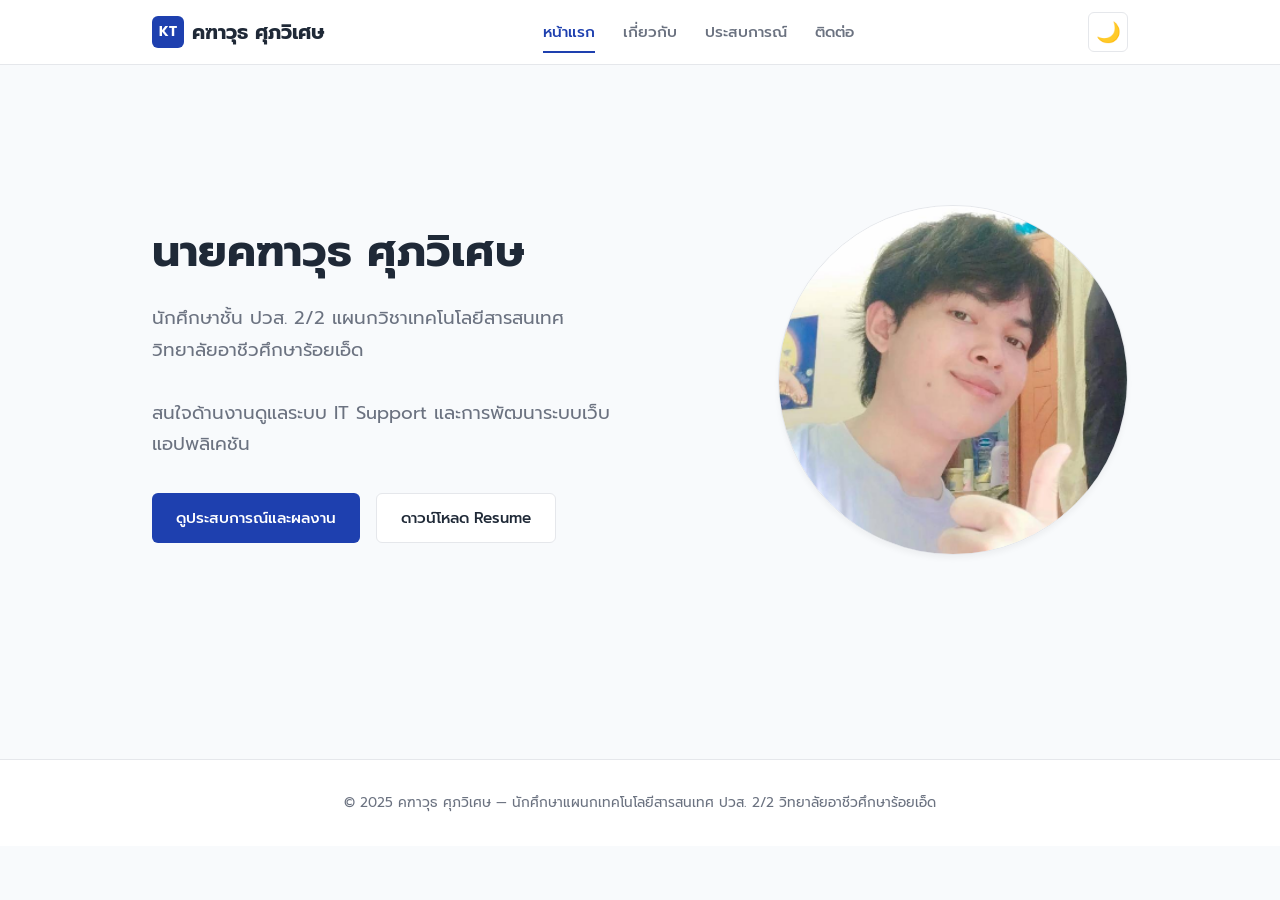
<file: index.html>
<!DOCTYPE html>
<html lang="th">
<head>
  <meta charset="UTF-8" />
  <meta name="viewport" content="width=device-width, initial-scale=1.0" />
  <title>คฑาวุธ ศุภวิเศษ | Portfolio นักศึกษา IT ปวส. 2</title>
  <link rel="stylesheet" href="style.css" />
  <link rel="preconnect" href="https://fonts.googleapis.com">
  <link rel="preconnect" href="https://fonts.gstatic.com" crossorigin>
  <link href="https://fonts.googleapis.com/css2?family=Prompt:wght@300;400;500;600;700&display=swap" rel="stylesheet">
  <!-- แก้ไขชื่อเรื่องใน <title> หรือข้อความด้านล่างได้ตามต้องการ -->
</head>
<body>

  <!-- ======================= Navbar ======================= -->
  <!-- แถบเมนูด้านบน: แก้ไขข้อความลิงก์หรือเพิ่มหน้าได้ที่ <a href="..."> -->
  <header class="site-header">
    <div class="container navbar">
      <a href="index.html" class="brand">
        <span class="brand-mark">KT</span>
        <span>คฑาวุธ ศุภวิเศษ</span>
      </a>

      <nav class="nav-links" id="navLinks">
        <a href="index.html">หน้าแรก</a>
        <a href="about.html">เกี่ยวกับ</a>
        <a href="experience.html">ประสบการณ์</a>
        <a href="contact.html">ติดต่อ</a>
      </nav>

      <button class="menu-btn" id="menuBtn" aria-label="เปิดเมนูนำทาง">☰</button>
      <button class="theme-btn" id="themeToggle" aria-label="เปลี่ยนโหมดสี">🌙</button>
    </div>
  </header>

  <!-- ======================= Hero Section ======================= -->
  <!-- ส่วนแนะนำตัว แบ่งซ้าย-ขวา: ข้อความอยู่ฝั่งซ้าย, รูปภาพอยู่ฝั่งขวา
       รูปภาพใช้ images/profile.jpg (ภาพแนวนอน 16:9, ตัวแบบอยู่ฝั่งขวา, พื้นที่ด้านซ้ายโล่ง)
       ใช้ object-position: right center เพื่อไม่ให้ข้อความบังใบหน้าหรือตัวแบบ -->
  <main class="container">
    <section class="hero">
      <div class="hero-content">
        <h1>นายคฑาวุธ ศุภวิเศษ</h1>
        <p>นักศึกษาชั้น ปวส. 2/2 แผนกวิชาเทคโนโลยีสารสนเทศ วิทยาลัยอาชีวศึกษาร้อยเอ็ด</p>
        <p>สนใจด้านงานดูแลระบบ IT Support และการพัฒนาระบบเว็บแอปพลิเคชัน</p>
        <div class="btn-group">
          <a href="experience.html" class="btn btn-primary">ดูประสบการณ์และผลงาน</a>
          <a href="#" class="btn btn-outline">ดาวน์โหลด Resume</a>
        </div>
      </div>
      <div class="hero-image">
        <!-- เปลี่ยนรูปภาพได้โดยแก้ไข src ด้านล่าง -->
 <img src="images/imagesprofile.jpg.png" alt="ภาพส่วนตัวของคฑาวุธ ศุภวิเศษ">
      </div>
    </section>
  </main>

  <!-- ======================= Footer ======================= -->
  <footer class="site-footer">
    <div class="container">
      <p>© 2025 คฑาวุธ ศุภวิเศษ — นักศึกษาแผนกเทคโนโลยีสารสนเทศ ปวส. 2/2 วิทยาลัยอาชีวศึกษาร้อยเอ็ด</p>
    </div>
  </footer>

  <!-- ======================= JavaScript ======================= -->
  <script>
    /* ไฮไลต์เมนูตรงกับหน้าที่เปิดอยู่
       ถ้าเปิดไฟล์ตรงจากเครื่อง (file://) ให้ใส่ class="active" เองใน HTML แทนได้ */
    const currentFile = window.location.pathname.split('/').pop() || 'index.html';
    document.querySelectorAll('.nav-links a').forEach(link => {
      if (link.getAttribute('href') === currentFile) {
        link.classList.add('active');
      }
    });

    /* เปิดปิดเมนูมือถือ (Hamburger Menu) */
    const menuBtn = document.getElementById('menuBtn');
    const navLinks = document.getElementById('navLinks');
    menuBtn.addEventListener('click', () => {
      navLinks.classList.toggle('open');
    });

    /* ปิดเมนูอัตโนมัติเมื่อกดลิงก์ในมือถือ */
    document.querySelectorAll('.nav-links a').forEach(link => {
      link.addEventListener('click', () => {
        navLinks.classList.remove('open');
      });
    });
    /* โหมดสว่าง/มืด */
    const themeToggle = document.getElementById('themeToggle');
    const htmlElement = document.documentElement;
    const savedTheme = localStorage.getItem('theme');
    const systemPrefersDark = window.matchMedia('(prefers-color-scheme: dark)').matches;

    if (savedTheme === 'dark' || (!savedTheme && systemPrefersDark)) {
      htmlElement.setAttribute('data-theme', 'dark');
      themeToggle.textContent = '☀️';
    } else {
      htmlElement.setAttribute('data-theme', 'light');
      themeToggle.textContent = '🌙';
    }

    themeToggle.addEventListener('click', () => {
      const currentTheme = htmlElement.getAttribute('data-theme');
      if (currentTheme === 'dark') {
        htmlElement.setAttribute('data-theme', 'light');
        localStorage.setItem('theme', 'light');
        themeToggle.textContent = '🌙';
      } else {
        htmlElement.setAttribute('data-theme', 'dark');
        localStorage.setItem('theme', 'dark');
        themeToggle.textContent = '☀️';
      }
    });
  </script>
</body>
</html>
</file>
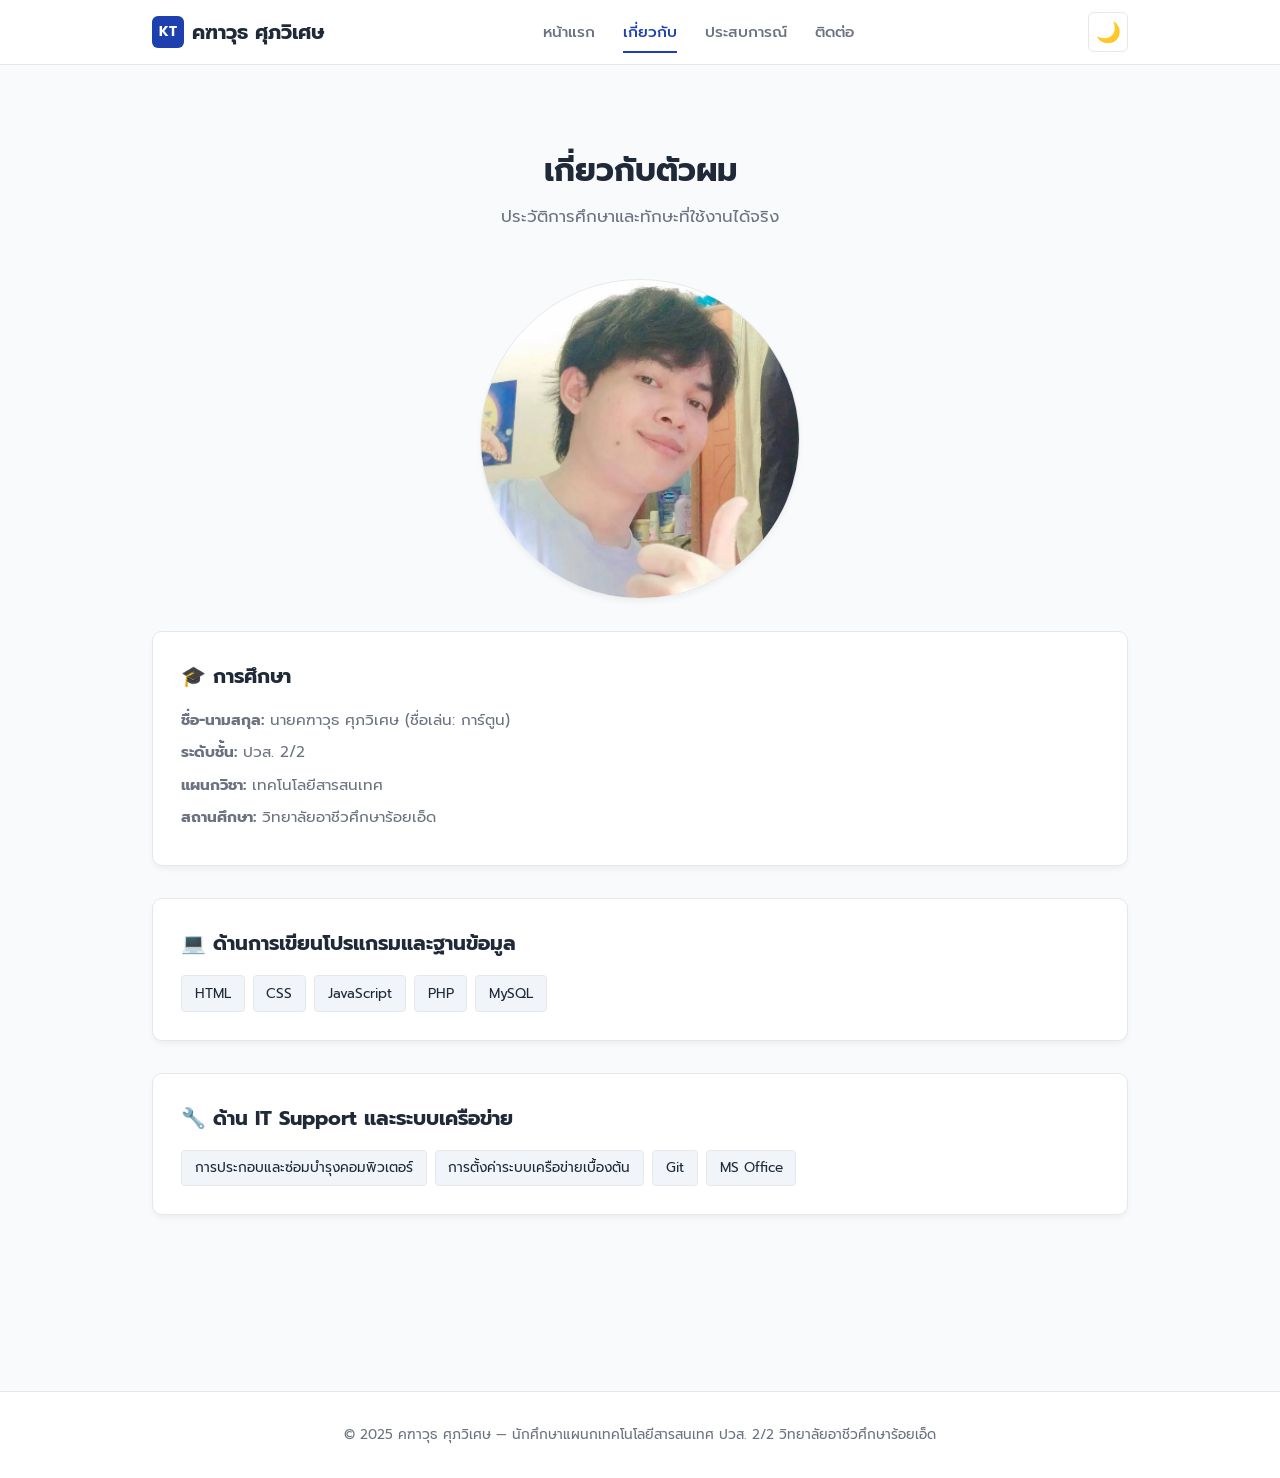
<file: about.html>
<!DOCTYPE html>
<html lang="th">
<head>
  <meta charset="UTF-8" />
  <meta name="viewport" content="width=device-width, initial-scale=1.0" />
  <title>เกี่ยวกับตัวผม | คฑาวุธ ศุภวิเศษ</title>
  <link rel="stylesheet" href="style.css" />
  <link rel="preconnect" href="https://fonts.googleapis.com">
  <link rel="preconnect" href="https://fonts.gstatic.com" crossorigin>
  <link href="https://fonts.googleapis.com/css2?family=Prompt:wght@300;400;500;600;700&display=swap" rel="stylesheet">
  <!-- แก้ไขชื่อเรื่องใน <title> และเนื้อหาด้านล่างได้ตามต้องการ -->
</head>
<body>

  <!-- ======================= Navbar ======================= -->
  <header class="site-header">
    <div class="container navbar">
      <a href="index.html" class="brand">
        <span class="brand-mark">KT</span>
        <span>คฑาวุธ ศุภวิเศษ</span>
      </a>

      <nav class="nav-links" id="navLinks">
        <a href="index.html">หน้าแรก</a>
        <a href="about.html">เกี่ยวกับ</a>
        <a href="experience.html">ประสบการณ์</a>
        <a href="contact.html">ติดต่อ</a>
      </nav>

      <button class="menu-btn" id="menuBtn" aria-label="เปิดเมนูนำทาง">☰</button>
      <button class="theme-btn" id="themeToggle" aria-label="เปลี่ยนโหมดสี">🌙</button>
    </div>
  </header>

  <!-- ======================= About Section ======================= -->
  <!-- ส่วนเกี่ยวกับตัวผม: แก้ไขชื่อเล่น ชั้น แผนก และสถานศึกษาได้ตรงส่วนด้านล่าง
       รูปภาพใช้ images/profile.jpg ในกรอบสี่เหลี่ยมผืนผ้ามุมมน
       ใช้ object-fit: cover; object-position: right center; เพื่อให้เห็นหน้าชัดเจนไม่โดนตัดขอบ -->
  <main class="container">
    <section class="section">
      <h1 class="page-title">เกี่ยวกับตัวผม</h1>
      <p class="page-subtitle">ประวัติการศึกษาและทักษะที่ใช้งานได้จริง</p>

      <div class="profile-image">
        <!-- เปลี่ยนรูปภาพได้โดยแก้ไข src ด้านล่าง -->
 <img src="images/imagesprofile.jpg.png" alt="ภาพส่วนตัวของคฑาวุธ ศุภวิเศษ">
      </div>

      <div class="edu-card">
        <h3>🎓 การศึกษา</h3>
        <p><strong>ชื่อ-นามสกุล:</strong> นายคฑาวุธ ศุภวิเศษ (ชื่อเล่น: การ์ตูน)</p>
        <p><strong>ระดับชั้น:</strong> ปวส. 2/2</p>
        <p><strong>แผนกวิชา:</strong> เทคโนโลยีสารสนเทศ</p>
        <p><strong>สถานศึกษา:</strong> วิทยาลัยอาชีวศึกษาร้อยเอ็ด</p>
      </div>

      <div class="skill-group">
        <h3>💻 ด้านการเขียนโปรแกรมและฐานข้อมูล</h3>
        <ul>
          <li>HTML</li>
          <li>CSS</li>
          <li>JavaScript</li>
          <li>PHP</li>
          <li>MySQL</li>
        </ul>
      </div>

      <div class="skill-group">
        <h3>🔧 ด้าน IT Support และระบบเครือข่าย</h3>
        <ul>
          <li>การประกอบและซ่อมบำรุงคอมพิวเตอร์</li>
          <li>การตั้งค่าระบบเครือข่ายเบื้องต้น</li>
          <li>Git</li>
          <li>MS Office</li>
        </ul>
      </div>
    </section>
  </main>

  <!-- ======================= Footer ======================= -->
  <footer class="site-footer">
    <div class="container">
      <p>© 2025 คฑาวุธ ศุภวิเศษ — นักศึกษาแผนกเทคโนโลยีสารสนเทศ ปวส. 2/2 วิทยาลัยอาชีวศึกษาร้อยเอ็ด</p>
    </div>
  </footer>

  <!-- ======================= JavaScript ======================= -->
  <script>
    const currentFile = window.location.pathname.split('/').pop() || 'index.html';
    document.querySelectorAll('.nav-links a').forEach(link => {
      if (link.getAttribute('href') === currentFile) {
        link.classList.add('active');
      }
    });

    const menuBtn = document.getElementById('menuBtn');
    const navLinks = document.getElementById('navLinks');
    menuBtn.addEventListener('click', () => {
      navLinks.classList.toggle('open');
    });

    document.querySelectorAll('.nav-links a').forEach(link => {
      link.addEventListener('click', () => {
        navLinks.classList.remove('open');
      });
    });
    /* โหมดสว่าง/มืด */
    const themeToggle = document.getElementById('themeToggle');
    const htmlElement = document.documentElement;
    const savedTheme = localStorage.getItem('theme');
    const systemPrefersDark = window.matchMedia('(prefers-color-scheme: dark)').matches;

    if (savedTheme === 'dark' || (!savedTheme && systemPrefersDark)) {
      htmlElement.setAttribute('data-theme', 'dark');
      themeToggle.textContent = '☀️';
    } else {
      htmlElement.setAttribute('data-theme', 'light');
      themeToggle.textContent = '🌙';
    }

    themeToggle.addEventListener('click', () => {
      const currentTheme = htmlElement.getAttribute('data-theme');
      if (currentTheme === 'dark') {
        htmlElement.setAttribute('data-theme', 'light');
        localStorage.setItem('theme', 'light');
        themeToggle.textContent = '🌙';
      } else {
        htmlElement.setAttribute('data-theme', 'dark');
        localStorage.setItem('theme', 'dark');
        themeToggle.textContent = '☀️';
      }
    });
  </script>
</body>
</html>
</file>
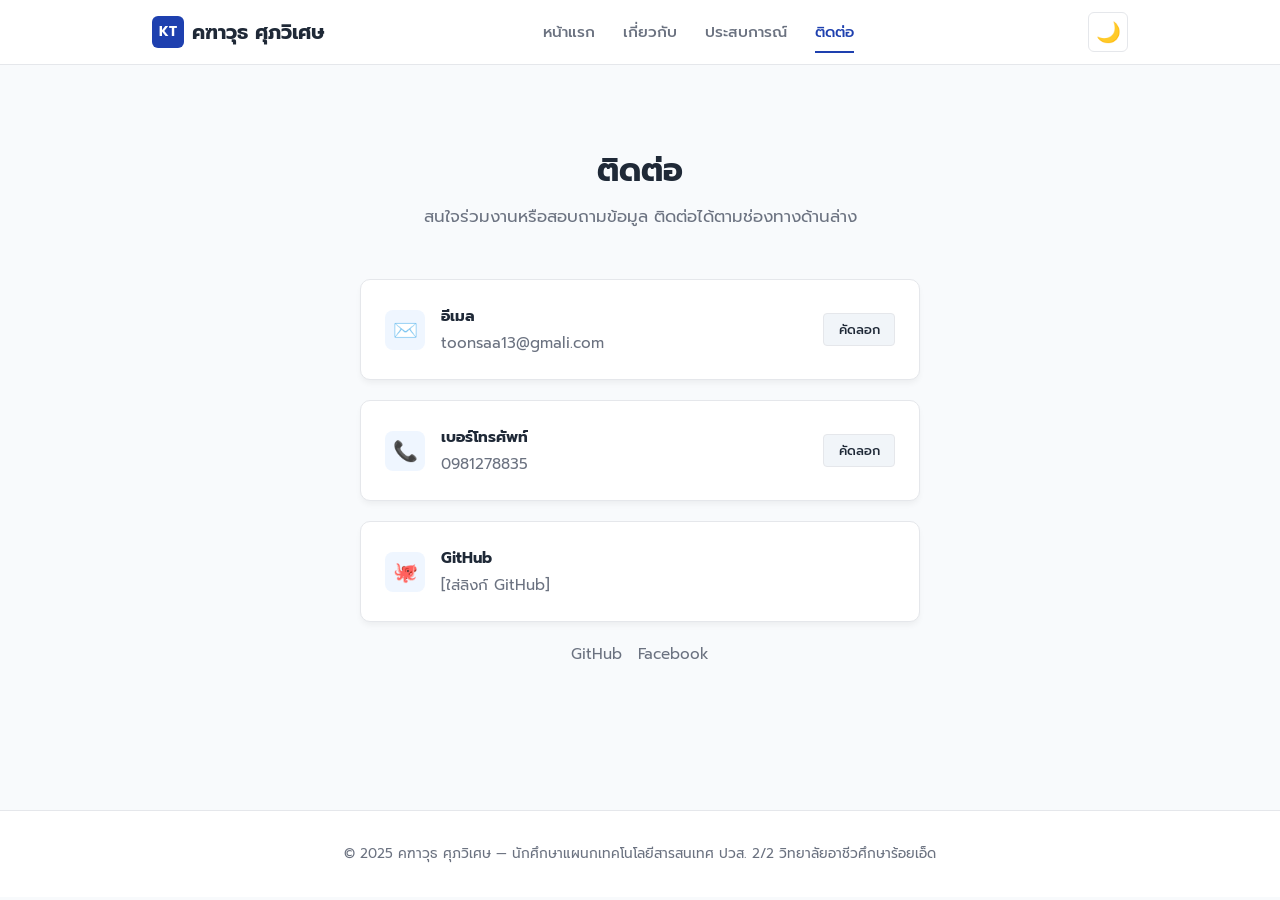
<file: contact.html>
<!DOCTYPE html>
<html lang="th">
<head>
  <meta charset="UTF-8" />
  <meta name="viewport" content="width=device-width, initial-scale=1.0" />
  <title>ติดต่อ | คฑาวุธ ศุภวิเศษ</title>
  <link rel="stylesheet" href="style.css" />
  <link rel="preconnect" href="https://fonts.googleapis.com">
  <link rel="preconnect" href="https://fonts.gstatic.com" crossorigin>
  <link href="https://fonts.googleapis.com/css2?family=Prompt:wght@300;400;500;600;700&display=swap" rel="stylesheet">
  <!-- แก้ไขชื่อเรื่องใน <title> และข้อมูลติดต่อด้านล่างได้ตามต้องการ -->
</head>
<body>

  <!-- ======================= Navbar ======================= -->
  <header class="site-header">
    <div class="container navbar">
      <a href="index.html" class="brand">
        <span class="brand-mark">KT</span>
        <span>คฑาวุธ ศุภวิเศษ</span>
      </a>

      <nav class="nav-links" id="navLinks">
        <a href="index.html">หน้าแรก</a>
        <a href="about.html">เกี่ยวกับ</a>
        <a href="experience.html">ประสบการณ์</a>
        <a href="contact.html">ติดต่อ</a>
      </nav>

      <button class="menu-btn" id="menuBtn" aria-label="เปิดเมนูนำทาง">☰</button>
      <button class="theme-btn" id="themeToggle" aria-label="เปลี่ยนโหมดสี">🌙</button>
    </div>
  </header>

  <!-- ======================= Contact Section ======================= -->
  <!-- ส่วนติดต่อ: แก้ไขอีเมล เบอร์โทร และลิงก์ GitHub ได้ตรงส่วนด้านล่าง
       ปุ่มคัดลอกใช้ JavaScript ฟังก์ชัน copyText() -->
  <main class="container">
    <section class="section">
      <h1 class="page-title">ติดต่อ</h1>
      <p class="page-subtitle">สนใจร่วมงานหรือสอบถามข้อมูล ติดต่อได้ตามช่องทางด้านล่าง</p>

      <div class="contact-card">
        <!-- อีเมล: แก้ไขข้อความอีเมลและค่าใน onclick ได้ตรงนี้ -->
        <div class="contact-item">
          <div class="contact-icon">✉️</div>
          <div class="contact-info">
            <h4>อีเมล</h4>
            <p id="emailText">toonsaa13@gmali.com</p>
          </div>
          <button class="btn-copy" onclick="copyText('toonsaa13@gmali.com', 'คัดลอกอีเมลแล้ว')">คัดลอก</button>
        </div>

        <!-- เบอร์โทร: แก้ไขเบอร์โทรและค่าใน onclick ได้ตรงนี้ -->
        <div class="contact-item">
          <div class="contact-icon">📞</div>
          <div class="contact-info">
            <h4>เบอร์โทรศัพท์</h4>
            <p id="phoneText">0981278835</p>
          </div>
          <button class="btn-copy" onclick="copyText('0981278835', 'คัดลอกเบอร์โทรแล้ว')">คัดลอก</button>
        </div>

        <!-- GitHub: แก้ไขลิงก์และข้อความ -->
        <div class="contact-item">
          <div class="contact-icon">🐙</div>
          <div class="contact-info">
            <h4>GitHub</h4>
            <p>[ใส่ลิงก์ GitHub]</p>
          </div>
        </div>
      </div>

      <div class="socials">
        <a href="#" target="_blank">GitHub</a>
        <a href="#" target="_blank">Facebook</a>
      </div>
    </section>
  </main>

  <!-- ======================= Footer ======================= -->
  <footer class="site-footer">
    <div class="container">
      <p>© 2025 คฑาวุธ ศุภวิเศษ — นักศึกษาแผนกเทคโนโลยีสารสนเทศ ปวส. 2/2 วิทยาลัยอาชีวศึกษาร้อยเอ็ด</p>
    </div>
  </footer>

  <!-- ======================= JavaScript ======================= -->
  <script>
    /* ฟังก์ชันคัดลอกข้อความไปยัง Clipboard (ใช้งานได้ดีบน http://localhost หรือ https) */
    function copyText(text, message) {
      navigator.clipboard.writeText(text).then(() => {
        alert(message);
      });
    }

    /* ไฮไลต์เมนูตรงกับหน้าที่เปิดอยู่ */
    const currentFile = window.location.pathname.split('/').pop() || 'index.html';
    document.querySelectorAll('.nav-links a').forEach(link => {
      if (link.getAttribute('href') === currentFile) {
        link.classList.add('active');
      }
    });

    /* เปิดปิดเมนูมือถือ (Hamburger Menu) */
    const menuBtn = document.getElementById('menuBtn');
    const navLinks = document.getElementById('navLinks');
    menuBtn.addEventListener('click', () => {
      navLinks.classList.toggle('open');
    });

    document.querySelectorAll('.nav-links a').forEach(link => {
      link.addEventListener('click', () => {
        navLinks.classList.remove('open');
      });
    });
    /* โหมดสว่าง/มืด */
    const themeToggle = document.getElementById('themeToggle');
    const htmlElement = document.documentElement;
    const savedTheme = localStorage.getItem('theme');
    const systemPrefersDark = window.matchMedia('(prefers-color-scheme: dark)').matches;

    if (savedTheme === 'dark' || (!savedTheme && systemPrefersDark)) {
      htmlElement.setAttribute('data-theme', 'dark');
      themeToggle.textContent = '☀️';
    } else {
      htmlElement.setAttribute('data-theme', 'light');
      themeToggle.textContent = '🌙';
    }

    themeToggle.addEventListener('click', () => {
      const currentTheme = htmlElement.getAttribute('data-theme');
      if (currentTheme === 'dark') {
        htmlElement.setAttribute('data-theme', 'light');
        localStorage.setItem('theme', 'light');
        themeToggle.textContent = '🌙';
      } else {
        htmlElement.setAttribute('data-theme', 'dark');
        localStorage.setItem('theme', 'dark');
        themeToggle.textContent = '☀️';
      }
    });
  </script>
</body>
</html>
</file>
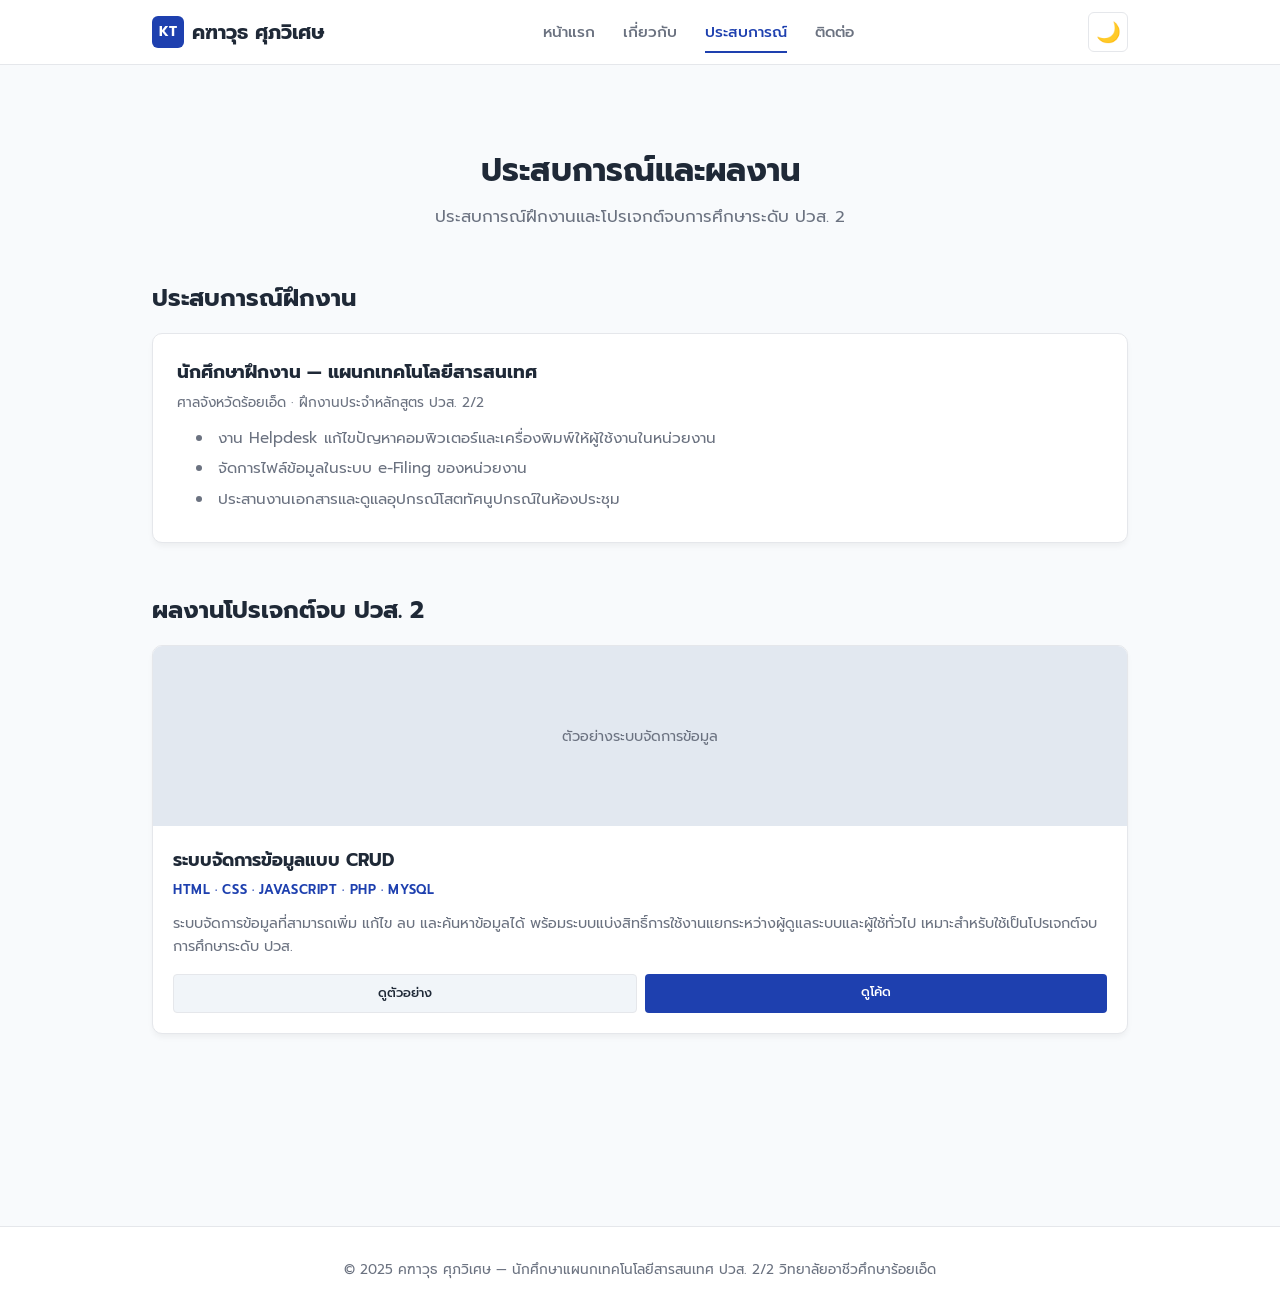
<file: experience.html>
<!DOCTYPE html>
<html lang="th">
<head>
  <meta charset="UTF-8" />
  <meta name="viewport" content="width=device-width, initial-scale=1.0" />
  <title>ประสบการณ์และผลงาน | คฑาวุธ ศุภวิเศษ</title>
  <link rel="stylesheet" href="style.css" />
  <link rel="preconnect" href="https://fonts.googleapis.com">
  <link rel="preconnect" href="https://fonts.gstatic.com" crossorigin>
  <link href="https://fonts.googleapis.com/css2?family=Prompt:wght@300;400;500;600;700&display=swap" rel="stylesheet">
  <!-- แก้ไขชื่อเรื่องใน <title> และเนื้อหาด้านล่างได้ตามต้องการ -->
</head>
<body>

  <!-- ======================= Navbar ======================= -->
  <header class="site-header">
    <div class="container navbar">
      <a href="index.html" class="brand">
        <span class="brand-mark">KT</span>
        <span>คฑาวุธ ศุภวิเศษ</span>
      </a>

      <nav class="nav-links" id="navLinks">
        <a href="index.html">หน้าแรก</a>
        <a href="about.html">เกี่ยวกับ</a>
        <a href="experience.html">ประสบการณ์</a>
        <a href="contact.html">ติดต่อ</a>
      </nav>

      <button class="menu-btn" id="menuBtn" aria-label="เปิดเมนูนำทาง">☰</button>
      <button class="theme-btn" id="themeToggle" aria-label="เปลี่ยนโหมดสี">🌙</button>
    </div>
  </header>

  <!-- ======================= Experience Section ======================= -->
  <!-- ส่วนประสบการณ์ฝึกงานและผลงาน: แก้ไขชื่อหน่วยงานและหน้าที่ได้ตรงส่วนด้านล่าง -->
  <main class="container">
    <section class="section">
      <h1 class="page-title">ประสบการณ์และผลงาน</h1>
      <p class="page-subtitle">ประสบการณ์ฝึกงานและโปรเจกต์จบการศึกษาระดับ ปวส. 2</p>

      <!-- ส่วนที่ 1: ประสบการณ์ฝึกงาน -->
      <div class="exp-section">
        <h2>ประสบการณ์ฝึกงาน</h2>
        <div class="exp-card">
          <h3>นักศึกษาฝึกงาน — แผนกเทคโนโลยีสารสนเทศ</h3>
          <span class="meta">ศาลจังหวัดร้อยเอ็ด · ฝึกงานประจำหลักสูตร ปวส. 2/2</span>
          <ul>
            <li>งาน Helpdesk แก้ไขปัญหาคอมพิวเตอร์และเครื่องพิมพ์ให้ผู้ใช้งานในหน่วยงาน</li>
            <li>จัดการไฟล์ข้อมูลในระบบ e-Filing ของหน่วยงาน</li>
            <li>ประสานงานเอกสารและดูแลอุปกรณ์โสตทัศนูปกรณ์ในห้องประชุม</li>
          </ul>
        </div>
      </div>

      <!-- ส่วนที่ 2: ผลงานโปรเจกต์จบ -->
      <div class="exp-section">
        <h2>ผลงานโปรเจกต์จบ ปวส. 2</h2>
        <div class="projects-grid">
          <!-- โปรเจกต์ Card: เปลี่ยนรูปภาพโดยแทนที่ข้อความใน .project-img ด้วย <img src="..." alt=""> -->
          <div class="project-card">
            <div class="project-img">ตัวอย่างระบบจัดการข้อมูล</div>
            <div class="project-body">
              <h3>ระบบจัดการข้อมูลแบบ CRUD</h3>
              <span class="tech">HTML · CSS · JavaScript · PHP · MySQL</span>
              <p>ระบบจัดการข้อมูลที่สามารถเพิ่ม แก้ไข ลบ และค้นหาข้อมูลได้ พร้อมระบบแบ่งสิทธิ์การใช้งานแยกระหว่างผู้ดูแลระบบและผู้ใช้ทั่วไป เหมาะสำหรับใช้เป็นโปรเจกต์จบการศึกษาระดับ ปวส.</p>
              <div class="project-actions">
                <a href="#" class="btn-preview">ดูตัวอย่าง</a>
                <a href="#" class="btn-code">ดูโค้ด</a>
              </div>
            </div>
          </div>
        </div>
      </div>
    </section>
  </main>

  <!-- ======================= Footer ======================= -->
  <footer class="site-footer">
    <div class="container">
      <p>© 2025 คฑาวุธ ศุภวิเศษ — นักศึกษาแผนกเทคโนโลยีสารสนเทศ ปวส. 2/2 วิทยาลัยอาชีวศึกษาร้อยเอ็ด</p>
    </div>
  </footer>

  <!-- ======================= JavaScript ======================= -->
  <script>
    const currentFile = window.location.pathname.split('/').pop() || 'index.html';
    document.querySelectorAll('.nav-links a').forEach(link => {
      if (link.getAttribute('href') === currentFile) {
        link.classList.add('active');
      }
    });

    const menuBtn = document.getElementById('menuBtn');
    const navLinks = document.getElementById('navLinks');
    menuBtn.addEventListener('click', () => {
      navLinks.classList.toggle('open');
    });

    document.querySelectorAll('.nav-links a').forEach(link => {
      link.addEventListener('click', () => {
        navLinks.classList.remove('open');
      });
    });
    /* โหมดสว่าง/มืด */
    const themeToggle = document.getElementById('themeToggle');
    const htmlElement = document.documentElement;
    const savedTheme = localStorage.getItem('theme');
    const systemPrefersDark = window.matchMedia('(prefers-color-scheme: dark)').matches;

    if (savedTheme === 'dark' || (!savedTheme && systemPrefersDark)) {
      htmlElement.setAttribute('data-theme', 'dark');
      themeToggle.textContent = '☀️';
    } else {
      htmlElement.setAttribute('data-theme', 'light');
      themeToggle.textContent = '🌙';
    }

    themeToggle.addEventListener('click', () => {
      const currentTheme = htmlElement.getAttribute('data-theme');
      if (currentTheme === 'dark') {
        htmlElement.setAttribute('data-theme', 'light');
        localStorage.setItem('theme', 'light');
        themeToggle.textContent = '🌙';
      } else {
        htmlElement.setAttribute('data-theme', 'dark');
        localStorage.setItem('theme', 'dark');
        themeToggle.textContent = '☀️';
      }
    });
  </script>
</body>
</html>
</file>
<file: style.css>
/* ============================================================
   Portfolio - style.css (ไฟล์ตกแต่งรวม)
   ------------------------------------------------------------
   จุดที่อาจต้องแก้ไขในภายหลัง:
   - สีเน้นหลัก: --accent (สีน้ำเงินเข้ม ให้เข้ากับสีเสื้อช็อปในรูป)
   - รูปภาพส่วนตัว: images/profile.jpg (กำหนดไว้ใน index.html และ about.html)
   - ข้อความ placeholder เช่น [ใส่ชื่อเล่น], [ใส่อีเมล], [ใส่เบอร์โทร]: แก้ในไฟล์ HTML แต่ละหน้า
   ============================================================ */

 :root {
   --accent: #1e40af;        /* สีน้ำเงินเข้ม */
   --accent-hover: #1e3a8a;
   --bg: #f8fafc;            /* พื้นหลังเทาอ่อน */
   --surface: #ffffff;       /* พื้นผิวสีขาว */
   --text: #1f2937;          /* ข้อความสีเทาเข้ม */
   --muted: #6b7280;         /* ข้อความรองสีเทากลาง */
   --border: #e5e7eb;        /* เส้นขอบบาง */
   --shadow: 0 4px 6px -1px rgba(0, 0, 0, 0.05);
 }
 
 /* โหมดมืด (Dark Mode) */
 [data-theme="dark"] {
   --accent: #3b82f6;
   --accent-hover: #2563eb;
   --bg: #0f172a;
   --surface: #1e293b;
   --text: #f8fafc;
   --muted: #94a3b8;
   --border: #334155;
   --shadow: 0 4px 6px -1px rgba(0, 0, 0, 0.3);
 }
 
 [data-theme="dark"] .skill-group li {
   background: #334155;
   color: #f8fafc;
   border-color: #475569;
 }
 
 [data-theme="dark"] .project-actions .btn-preview {
   background: #334155;
   color: #f8fafc;
   border-color: #475569;
 }
 
 [data-theme="dark"] .project-actions .btn-preview:hover {
   background: #475569;
 }
 
 [data-theme="dark"] .contact-icon {
   background: #334155;
 }
 
 [data-theme="dark"] .nav-links a.active {
   background: #334155;
 }

* {
  box-sizing: border-box;
  margin: 0;
  padding: 0;
}

html {
  scroll-behavior: smooth;
}

body {
  font-family: 'Prompt', sans-serif;
  background-color: var(--bg);
  color: var(--text);
  line-height: 1.6;
}

.container {
  max-width: 1024px;
  margin: 0 auto;
  padding: 0 1.5rem;
}

/* ---------- Navbar ---------- */
.site-header {
  position: sticky;
  top: 0;
  background: var(--surface);
  border-bottom: 1px solid var(--border);
  z-index: 50;
}

.navbar {
  display: flex;
  align-items: center;
  justify-content: space-between;
  height: 64px;
}

.brand {
  font-weight: 700;
  font-size: 1.25rem;
  color: var(--text);
  text-decoration: none;
  display: flex;
  align-items: center;
  gap: 0.5rem;
}

.brand-mark {
  width: 32px;
  height: 32px;
  background: var(--accent);
  color: #fff;
  border-radius: 6px;
  display: flex;
  align-items: center;
  justify-content: center;
  font-size: 0.85rem;
}

.nav-links {
  display: flex;
  gap: 1.75rem;
  align-items: center;
}

.nav-links a {
  text-decoration: none;
  color: var(--muted);
  font-size: 0.95rem;
  font-weight: 500;
  padding: 0.5rem 0;
  position: relative;
  transition: color 0.2s;
}

.nav-links a:hover,
.nav-links a.active {
  color: var(--accent);
}

.nav-links a.active::after {
  content: '';
  position: absolute;
  bottom: -1px;
  left: 0;
  width: 100%;
  height: 2px;
  background: var(--accent);
}

/* Hamburger Menu - แสดงเฉพาะมือถือ */
.menu-btn {
  display: none;
  background: none;
  border: none;
  color: var(--text);
  font-size: 1.5rem;
  cursor: pointer;
  line-height: 1;
}
 .theme-btn {
   display: inline-flex;
   align-items: center;
   justify-content: center;
   width: 40px;
   height: 40px;
   background: var(--surface);
   border: 1px solid var(--border);
   color: var(--text);
   border-radius: 6px;
   cursor: pointer;
   font-size: 1.25rem;
   margin-left: 1rem;
   transition: all 0.2s;
 }
 
 .theme-btn:hover {
   background: var(--accent);
   color: #fff;
 }
 
 [data-theme="dark"] .theme-btn {
   background: var(--surface);
   border-color: var(--border);
   color: var(--text);
 }

/* ---------- Layout ---------- */
.section {
  padding: 5rem 0;
}

.page-title {
  font-size: 2rem;
  font-weight: 700;
  text-align: center;
  margin-bottom: 0.5rem;
  color: var(--text);
}

.page-subtitle {
  text-align: center;
  color: var(--muted);
  margin-bottom: 3rem;
  font-size: 1.05rem;
}

/* ---------- Hero Section (index.html) ---------- */
/* Split Layout: ข้อความอยู่ฝั่งซ้าย, รูปภาพอยู่ฝั่งขวา */
.hero {
  display: flex;
  align-items: center;
  gap: 3rem;
  padding: 5rem 0;
  min-height: 70vh;
}

.hero-content {
  flex: 1;
}

.hero-content h1 {
  font-size: 2.75rem;
  font-weight: 700;
  margin-bottom: 1rem;
  color: var(--text);
}

.hero-content p {
  font-size: 1.15rem;
  color: var(--muted);
  max-width: 480px;
  margin-bottom: 2rem;
  line-height: 1.7;
}

 .hero-image {
   flex: 1;
   max-width: 350px;
   aspect-ratio: 1/1;
   position: relative;
   border-radius: 50%;
   overflow: hidden;
   box-shadow: var(--shadow);
   border: 1px solid var(--border);
 }

.hero-image img {
  width: 100%;
  height: 100%;
  object-fit: cover;
  object-position: right center;
  display: block;
}

.btn-group {
  display: flex;
  gap: 1rem;
  flex-wrap: wrap;
}

.btn {
  display: inline-flex;
  align-items: center;
  justify-content: center;
  gap: 0.5rem;
  padding: 0.75rem 1.5rem;
  border-radius: 6px;
  font-weight: 500;
  font-size: 0.95rem;
  text-decoration: none;
  transition: all 0.2s;
}

.btn-primary {
  background: var(--accent);
  color: #fff;
}

.btn-primary:hover {
  background: var(--accent-hover);
}

.btn-outline {
  border: 1px solid var(--border);
  background: #fff;
  color: var(--text);
}

.btn-outline:hover {
  border-color: var(--accent);
  color: var(--accent);
}

 [data-theme="dark"] .btn-outline {
   background: var(--surface);
   color: var(--text);
   border-color: var(--border);
 }
 
 [data-theme="dark"] .btn-outline:hover {
   background: var(--border);
   color: var(--text);
 }
 
 /* ---------- About / Education ---------- */
 
 .profile-image {
   width: 100%;
   max-width: 320px;
   aspect-ratio: 1/1;
   border-radius: 50%;
   overflow: hidden;
   border: 1px solid var(--border);
   box-shadow: var(--shadow);
   margin: 0 auto 2rem;
 }

.profile-image img {
  width: 100%;
  height: 100%;
  object-fit: cover;
  object-position: right center;
  display: block;
}

.edu-card,
.skill-group {
  background: var(--surface);
  border: 1px solid var(--border);
  border-radius: 10px;
  padding: 1.75rem;
  box-shadow: var(--shadow);
  margin-bottom: 2rem;
}

.edu-card h3,
.skill-group h3 {
  font-size: 1.25rem;
  margin-bottom: 1rem;
  color: var(--text);
  display: flex;
  align-items: center;
  gap: 0.5rem;
}

.edu-card p {
  color: var(--muted);
  font-size: 0.95rem;
  margin-bottom: 0.5rem;
}

.skill-group ul {
  list-style: none;
  display: flex;
  flex-wrap: wrap;
  gap: 0.5rem;
  padding-left: 0;
}

.skill-group li {
  background: #f1f5f9;
  color: var(--text);
  padding: 0.4rem 0.8rem;
  border-radius: 4px;
  font-size: 0.85rem;
  border: 1px solid var(--border);
}

/* ---------- Experience ---------- */
.exp-section {
  margin-bottom: 3rem;
}

.exp-section h2 {
  font-size: 1.5rem;
  margin-bottom: 1rem;
  color: var(--text);
}

.exp-card {
  background: var(--surface);
  border: 1px solid var(--border);
  border-radius: 10px;
  padding: 1.5rem;
  box-shadow: var(--shadow);
  margin-bottom: 1.5rem;
}

.exp-card h3 {
  font-size: 1.15rem;
  margin-bottom: 0.25rem;
  color: var(--text);
}

.exp-card .meta {
  font-size: 0.85rem;
  color: var(--muted);
  margin-bottom: 0.75rem;
  display: block;
}

.exp-card ul {
  list-style: disc inside;
  color: var(--muted);
  font-size: 0.95rem;
  padding-left: 1.2rem;
}

.exp-card li {
  margin-bottom: 0.4rem;
}

/* ---------- Projects ---------- */
.projects-grid {
  display: grid;
  grid-template-columns: repeat(auto-fit, minmax(260px, 1fr));
  gap: 1.5rem;
}

.project-card {
  background: var(--surface);
  border: 1px solid var(--border);
  border-radius: 10px;
  overflow: hidden;
  box-shadow: var(--shadow);
  display: flex;
  flex-direction: column;
}

.project-img {
  height: 180px;
  background: #e2e8f0;
  display: flex;
  align-items: center;
  justify-content: center;
  color: var(--muted);
  font-size: 0.9rem;
}

.project-body {
  padding: 1.25rem;
  flex: 1;
  display: flex;
  flex-direction: column;
}

.project-card h3 {
  font-size: 1.1rem;
  margin-bottom: 0.35rem;
  color: var(--text);
}

.tech {
  font-size: 0.8rem;
  color: var(--accent);
  font-weight: 600;
  text-transform: uppercase;
  letter-spacing: 0.05em;
  margin-bottom: 0.75rem;
  display: block;
}

.project-card p {
  font-size: 0.9rem;
  color: var(--muted);
  margin-bottom: 1rem;
  flex: 1;
}

.project-actions {
  display: flex;
  gap: 0.5rem;
  margin-top: auto;
}

.project-actions a {
  flex: 1;
  text-align: center;
  padding: 0.5rem;
  font-size: 0.8rem;
  font-weight: 500;
  border-radius: 4px;
  text-decoration: none;
}

.project-actions .btn-preview {
  background: #f1f5f9;
  color: var(--text);
  border: 1px solid var(--border);
}

.project-actions .btn-preview:hover {
  background: #e2e8f0;
}

.project-actions .btn-code {
  background: var(--accent);
  color: #fff;
}

.project-actions .btn-code:hover {
  background: var(--accent-hover);
}

/* ---------- Contact ---------- */
.contact-card {
  max-width: 560px;
  margin: 0 auto;
}

.contact-item {
  background: var(--surface);
  border: 1px solid var(--border);
  border-radius: 10px;
  padding: 1.5rem;
  margin-bottom: 1.25rem;
  display: flex;
  align-items: center;
  gap: 1rem;
  box-shadow: var(--shadow);
}

.contact-icon {
  width: 40px;
  height: 40px;
  background: #eff6ff;
  color: var(--accent);
  border-radius: 8px;
  display: flex;
  align-items: center;
  justify-content: center;
  font-size: 1.25rem;
  flex-shrink: 0;
}

.contact-info h4 {
  font-size: 0.95rem;
  color: var(--text);
  margin-bottom: 0.15rem;
}

.contact-info p {
  font-size: 0.95rem;
  color: var(--muted);
  word-break: break-all;
}

.btn-copy {
  margin-left: auto;
  padding: 0.4rem 0.9rem;
  font-size: 0.8rem;
  background: #f1f5f9;
  border: 1px solid var(--border);
  color: var(--text);
  border-radius: 4px;
  cursor: pointer;
  font-family: inherit;
  font-weight: 500;
}

.btn-copy:hover {
  background: #e2e8f0;
}

/* ปุ่มคัดลอกในโหมดมืด */
[data-theme="dark"] .btn-copy {
  background: #475569;
  color: #f8fafc;
  border-color: #64748b;
}

[data-theme="dark"] .btn-copy:hover {
  background: #64748b;
}

/* ข้อความติดต่อในโหมดมืด ให้อ่านง่ายขึ้น */
[data-theme="dark"] .contact-info p {
  color: #e2e8f0;
}

.socials {
  display: flex;
  gap: 1rem;
  justify-content: center;
  margin-top: 1rem;
}

.socials a {
  color: var(--muted);
  text-decoration: none;
  font-size: 0.95rem;
}

.socials a:hover {
  color: var(--accent);
}

/* ---------- Footer ---------- */
.site-footer {
  border-top: 1px solid var(--border);
  background: var(--surface);
  padding: 2rem 0;
  margin-top: 4rem;
  text-align: center;
  font-size: 0.85rem;
  color: var(--muted);
}

/* ---------- Responsive ---------- */
@media (max-width: 768px) {
  .menu-btn {
    display: block;
  }

  .nav-links {
    position: absolute;
    top: 64px;
    left: 0;
    right: 0;
    background: var(--surface);
    flex-direction: column;
    padding: 1rem;
    gap: 0.5rem;
    border-top: 1px solid var(--border);
    display: none;
    box-shadow: var(--shadow);
  }

  .nav-links.open {
    display: flex;
  }

  .nav-links a {
    padding: 0.75rem 1rem;
    display: block;
  }

  .nav-links a.active::after {
    display: none;
  }

  .nav-links a.active {
    background: #eff6ff;
    color: var(--accent);
  }

  section {
    padding: 3rem 0;
  }

  /* Hero เปลี่ยนจาก Split Layout เป็นวางซ้อนกันบนมือถือ */
  .hero {
    flex-direction: column;
    text-align: center;
    padding: 3rem 0;
  }

  .hero-content p {
    margin-left: auto;
    margin-right: auto;
  }

  .btn-group {
    justify-content: center;
  }

   .hero-image {
     width: 100%;
     max-width: 300px;
     aspect-ratio: 1/1;
     border-radius: 50%;
   }

  .hero-content h1 {
    font-size: 2rem;
  }

  .page-title {
    font-size: 1.75rem;
  }
}
</file>
